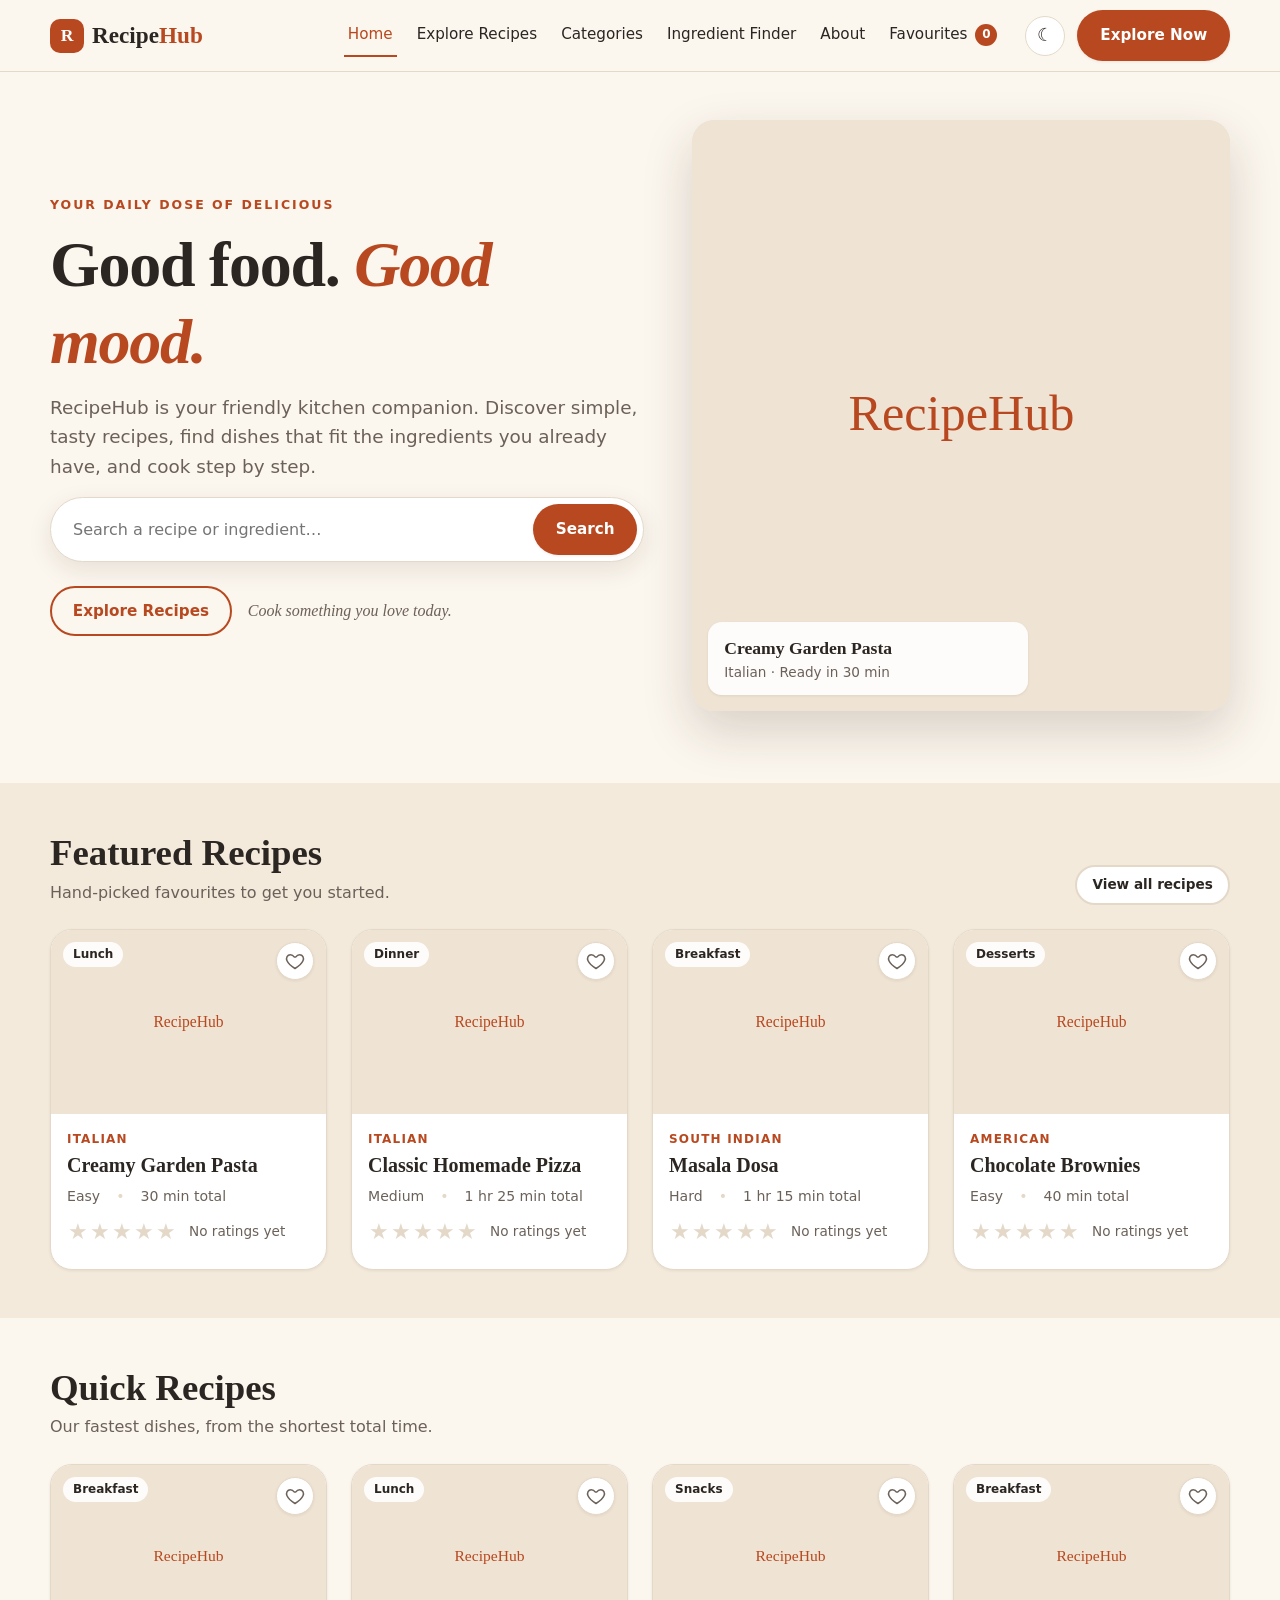
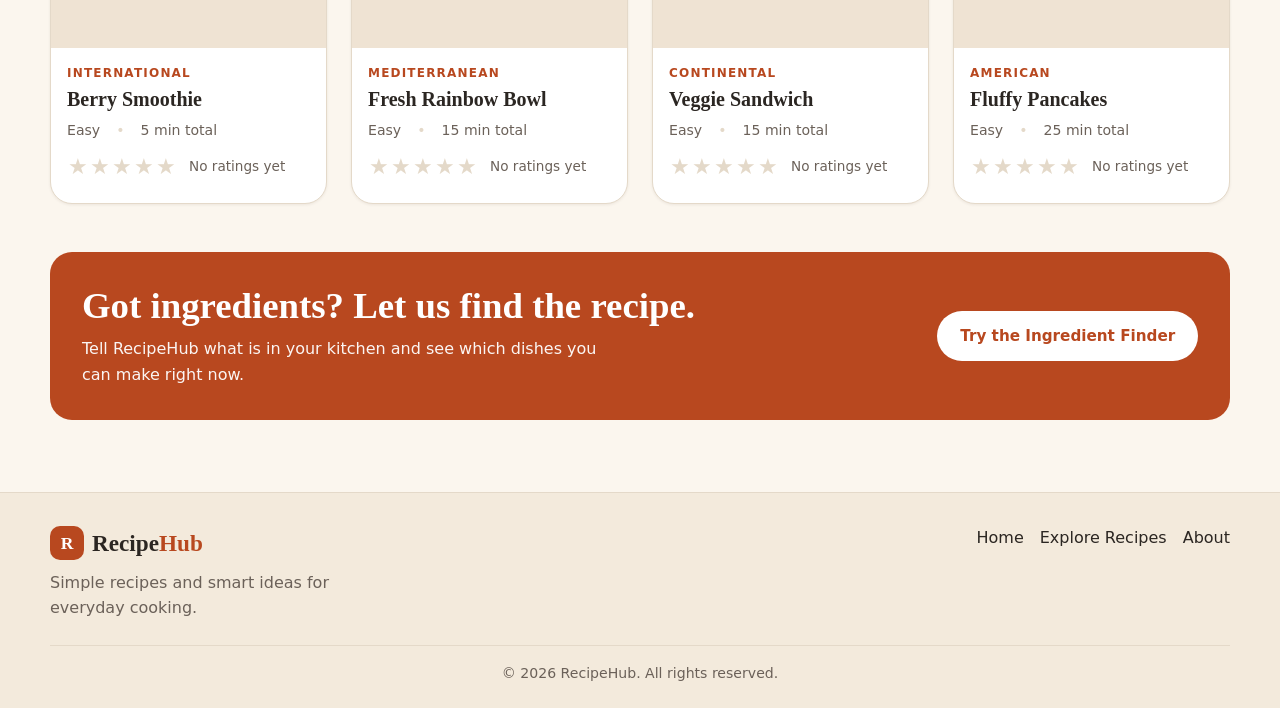
<file: index.html>
<!DOCTYPE html>
<html lang="en">
<head>
  <meta charset="UTF-8">
  <meta name="viewport" content="width=device-width, initial-scale=1.0">
  <title>RecipeHub — Smart Recipe Discovery</title>
  <meta name="description" content="RecipeHub helps you discover recipes, match them to the ingredients you have, and cook with confidence.">
  <link rel="stylesheet" href="style.css">
  <script src="script.js" defer></script>
</head>
<body class="page-home">
  <a class="skip-link" href="#main">Skip to main content</a>

  <header class="site-header">
    <div class="container nav-wrap">
      <a class="logo" href="index.html" aria-label="RecipeHub home">
        <span class="logo-mark" aria-hidden="true">R</span>
        <span>Recipe<span class="accent-text">Hub</span></span>
      </a>
      <button type="button" class="menu-toggle" id="menu-toggle" aria-expanded="false" aria-controls="primary-nav" aria-label="Toggle navigation menu">
        <span></span><span></span><span></span>
      </button>
      <nav id="primary-nav" class="primary-nav" aria-label="Primary">
        <ul class="nav-links">
          <li><a href="index.html">Home</a></li>
          <li><a href="recipe.html">Explore Recipes</a></li>
          <li><a href="recipe.html#categories">Categories</a></li>
          <li><a href="recipe.html#ingredient-finder">Ingredient Finder</a></li>
          <li><a href="about.html">About</a></li>
          <li><a href="recipe.html#favourites">Favourites <span class="fav-count" data-fav-count>0</span></a></li>
        </ul>
        <div class="nav-actions">
          <button type="button" class="icon-btn" id="theme-toggle" aria-pressed="false" aria-label="Switch to dark mode"><span class="theme-icon" aria-hidden="true">☾</span></button>
          <a href="recipe.html" class="btn btn-primary">Explore Now</a>
        </div>
      </nav>
    </div>
  </header>

  <main id="main" tabindex="-1">
    <section class="hero container" aria-labelledby="hero-title">
      <div class="hero-copy">
        <p class="eyebrow">YOUR DAILY DOSE OF DELICIOUS</p>
        <h1 id="hero-title">Good food. <span class="accent">Good mood.</span></h1>
        <p class="lead">RecipeHub is your friendly kitchen companion. Discover simple, tasty recipes, find dishes that fit the ingredients you already have, and cook step by step.</p>

        <form id="home-search-form" class="search-bar" role="search">
          <label for="home-search-input" class="visually-hidden">Search for a recipe or ingredient</label>
          <input type="search" id="home-search-input" name="q" placeholder="Search a recipe or ingredient…" autocomplete="off" maxlength="100">
          <button type="submit" class="btn btn-primary">Search</button>
        </form>

        <div class="hero-actions">
          <a href="recipe.html" class="btn btn-secondary">Explore Recipes</a>
          <p class="tagline">Cook something you love today.</p>
        </div>
      </div>

      <figure class="hero-figure">
        <img src="https://images.unsplash.com/photo-1621996346565-e3dbc646d9a9?auto=format&amp;fit=crop&amp;w=1100&amp;q=75" alt="A plate of creamy pasta with fresh vegetables" width="1100" height="1210">
        <figcaption class="image-label">
          <strong>Creamy Garden Pasta</strong>
          <span>Italian · Ready in 30 min</span>
        </figcaption>
      </figure>
    </section>

    <section class="section section-alt" id="featured" aria-labelledby="featured-title">
      <div class="container">
        <div class="section-head">
          <div>
            <h2 id="featured-title">Featured Recipes</h2>
            <p>Hand-picked favourites to get you started.</p>
          </div>
          <a href="recipe.html" class="btn btn-ghost btn-sm">View all recipes</a>
        </div>
        <div class="card-grid" id="featured-grid"></div>
        <noscript><p>Please enable JavaScript to see the recipes.</p></noscript>
      </div>
    </section>

    <section class="section" id="quick" aria-labelledby="quick-title">
      <div class="container">
        <div class="section-head">
          <div>
            <h2 id="quick-title">Quick Recipes</h2>
            <p>Our fastest dishes, from the shortest total time.</p>
          </div>
        </div>
        <div class="card-grid" id="quick-grid"></div>
      </div>
    </section>

    <section class="container" aria-labelledby="promo-title">
      <div class="promo">
        <div>
          <h2 id="promo-title">Got ingredients? Let us find the recipe.</h2>
          <p>Tell RecipeHub what is in your kitchen and see which dishes you can make right now.</p>
        </div>
        <a href="recipe.html#ingredient-finder" class="btn">Try the Ingredient Finder</a>
      </div>
    </section>
  </main>

  <footer class="site-footer">
    <div class="container">
      <div class="footer-grid">
        <div>
          <a class="logo" href="index.html" aria-label="RecipeHub home">
            <span class="logo-mark" aria-hidden="true">R</span>
            <span>Recipe<span class="accent-text">Hub</span></span>
          </a>
          <p>Simple recipes and smart ideas for everyday cooking.</p>
        </div>
        <nav aria-label="Footer">
          <ul class="footer-links">
            <li><a href="index.html">Home</a></li>
            <li><a href="recipe.html">Explore Recipes</a></li>
            <li><a href="about.html">About</a></li>
          </ul>
        </nav>
      </div>
      <p class="copyright">© 2026 RecipeHub. All rights reserved.</p>
    </div>
  </footer>
</body>
</html>
</file>
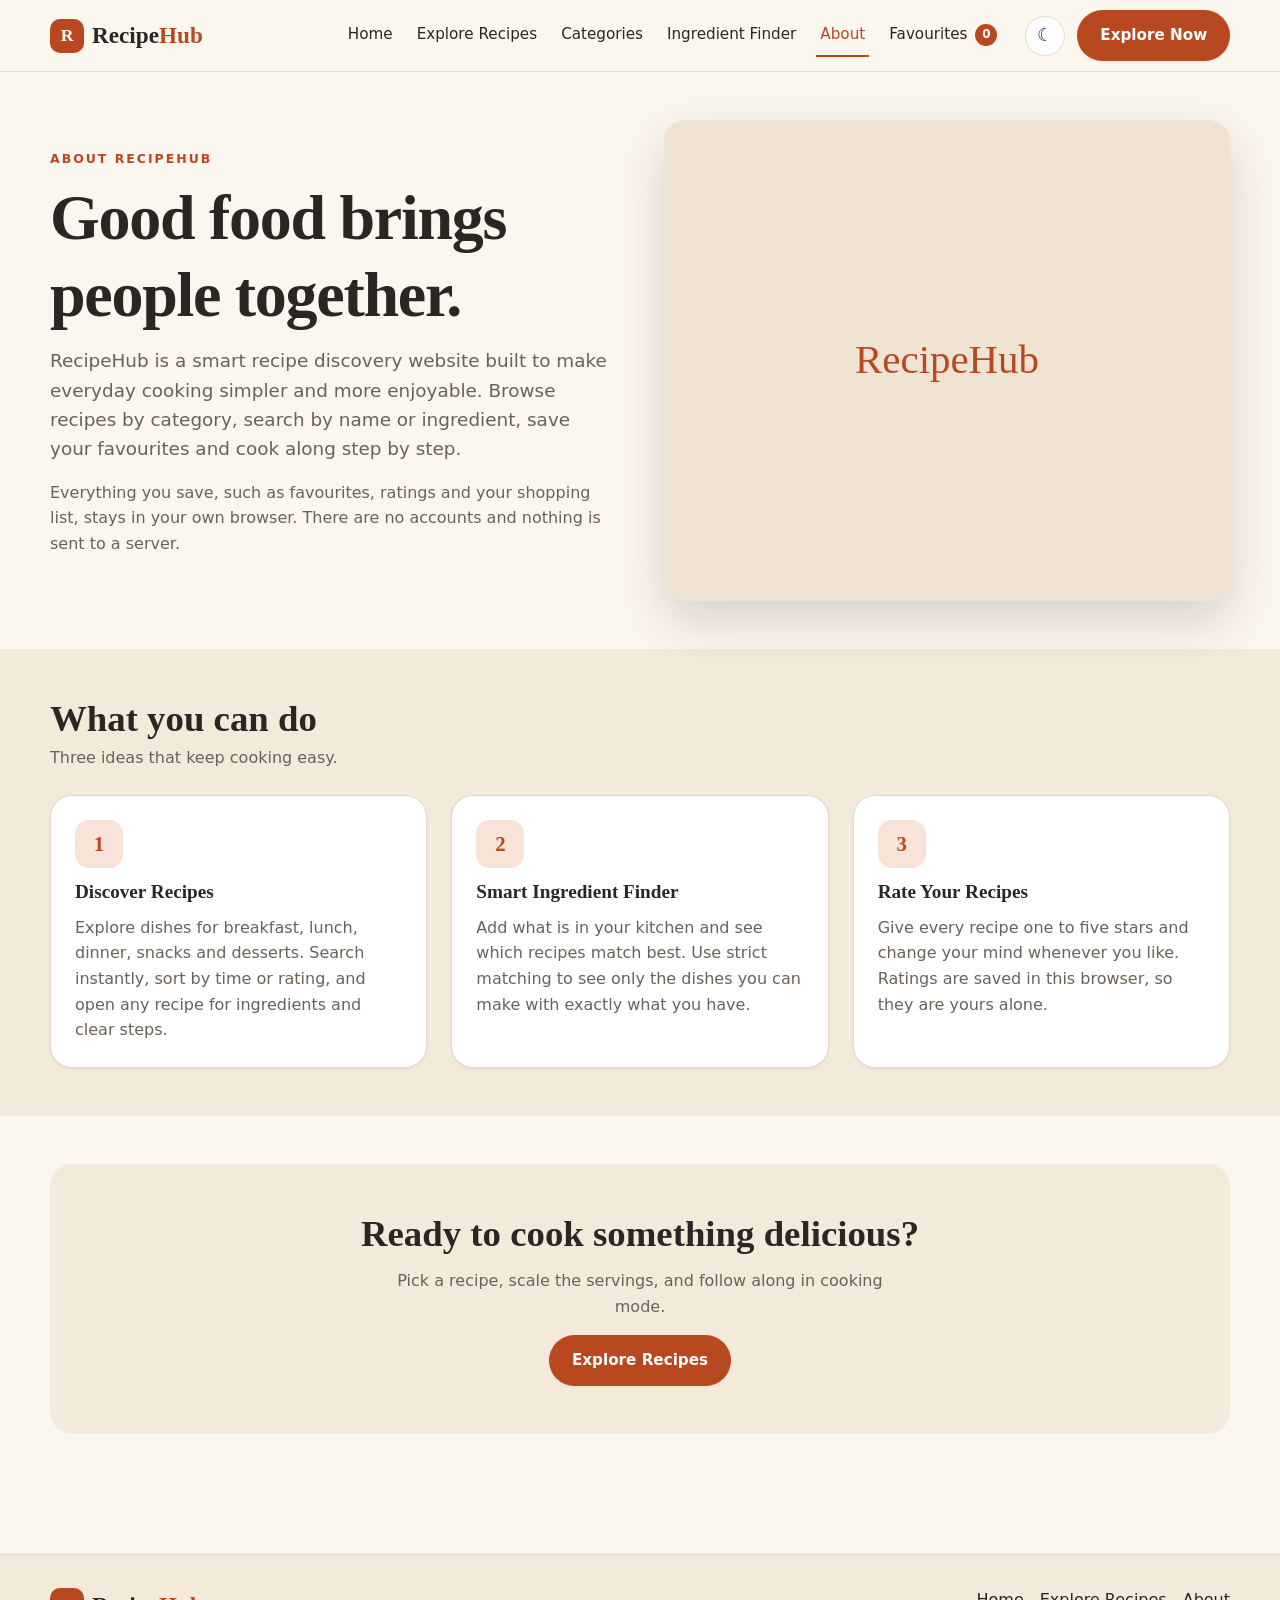
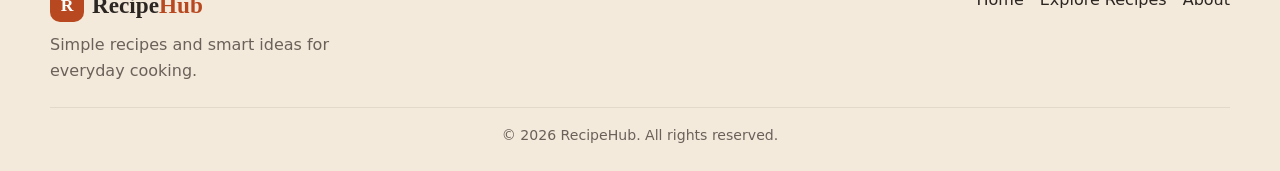
<file: about.html>
<!DOCTYPE html>
<html lang="en">
<head>
  <meta charset="UTF-8">
  <meta name="viewport" content="width=device-width, initial-scale=1.0">
  <title>About — RecipeHub</title>
  <meta name="description" content="Learn about RecipeHub, a smart recipe discovery website.">
  <link rel="stylesheet" href="style.css">
  <script src="script.js" defer></script>
</head>
<body class="page-about">
  <a class="skip-link" href="#main">Skip to main content</a>

  <header class="site-header">
    <div class="container nav-wrap">
      <a class="logo" href="index.html" aria-label="RecipeHub home">
        <span class="logo-mark" aria-hidden="true">R</span>
        <span>Recipe<span class="accent-text">Hub</span></span>
      </a>
      <button type="button" class="menu-toggle" id="menu-toggle" aria-expanded="false" aria-controls="primary-nav" aria-label="Toggle navigation menu">
        <span></span><span></span><span></span>
      </button>
      <nav id="primary-nav" class="primary-nav" aria-label="Primary">
        <ul class="nav-links">
          <li><a href="index.html">Home</a></li>
          <li><a href="recipe.html">Explore Recipes</a></li>
          <li><a href="recipe.html#categories">Categories</a></li>
          <li><a href="recipe.html#ingredient-finder">Ingredient Finder</a></li>
          <li><a href="about.html">About</a></li>
          <li><a href="recipe.html#favourites">Favourites <span class="fav-count" data-fav-count>0</span></a></li>
        </ul>
        <div class="nav-actions">
          <button type="button" class="icon-btn" id="theme-toggle" aria-pressed="false" aria-label="Switch to dark mode"><span class="theme-icon" aria-hidden="true">☾</span></button>
          <a href="recipe.html" class="btn btn-primary">Explore Now</a>
        </div>
      </nav>
    </div>
  </header>

  <main id="main" tabindex="-1">
    <section class="about-hero container" aria-labelledby="about-title">
      <div>
        <p class="eyebrow">ABOUT RECIPEHUB</p>
        <h1 id="about-title">Good food brings people together.</h1>
        <p class="lead">RecipeHub is a smart recipe discovery website built to make everyday cooking simpler and more enjoyable. Browse recipes by category, search by name or ingredient, save your favourites and cook along step by step.</p>
        <p class="muted">Everything you save, such as favourites, ratings and your shopping list, stays in your own browser. There are no accounts and nothing is sent to a server.</p>
      </div>
      <figure>
        <img src="https://images.unsplash.com/photo-1556909114-f6e7ad7d3136?auto=format&amp;fit=crop&amp;w=1100&amp;q=75" alt="A bright home kitchen with fresh ingredients on the counter" width="1100" height="930">
      </figure>
    </section>

    <section class="section section-alt" aria-labelledby="features-title">
      <div class="container">
        <div class="section-head">
          <div>
            <h2 id="features-title">What you can do</h2>
            <p>Three ideas that keep cooking easy.</p>
          </div>
        </div>
        <div class="feature-grid">
          <article class="feature">
            <div class="feature-icon" aria-hidden="true">1</div>
            <h3>Discover Recipes</h3>
            <p>Explore dishes for breakfast, lunch, dinner, snacks and desserts. Search instantly, sort by time or rating, and open any recipe for ingredients and clear steps.</p>
          </article>
          <article class="feature">
            <div class="feature-icon" aria-hidden="true">2</div>
            <h3>Smart Ingredient Finder</h3>
            <p>Add what is in your kitchen and see which recipes match best. Use strict matching to see only the dishes you can make with exactly what you have.</p>
          </article>
          <article class="feature">
            <div class="feature-icon" aria-hidden="true">3</div>
            <h3>Rate Your Recipes</h3>
            <p>Give every recipe one to five stars and change your mind whenever you like. Ratings are saved in this browser, so they are yours alone.</p>
          </article>
        </div>
      </div>
    </section>

    <section class="section container" aria-labelledby="cta-title">
      <div class="cta-band">
        <h2 id="cta-title">Ready to cook something delicious?</h2>
        <p>Pick a recipe, scale the servings, and follow along in cooking mode.</p>
        <a href="recipe.html" class="btn btn-primary">Explore Recipes</a>
      </div>
    </section>
  </main>

  <footer class="site-footer">
    <div class="container">
      <div class="footer-grid">
        <div>
          <a class="logo" href="index.html" aria-label="RecipeHub home">
            <span class="logo-mark" aria-hidden="true">R</span>
            <span>Recipe<span class="accent-text">Hub</span></span>
          </a>
          <p>Simple recipes and smart ideas for everyday cooking.</p>
        </div>
        <nav aria-label="Footer">
          <ul class="footer-links">
            <li><a href="index.html">Home</a></li>
            <li><a href="recipe.html">Explore Recipes</a></li>
            <li><a href="about.html">About</a></li>
          </ul>
        </nav>
      </div>
      <p class="copyright">© 2026 RecipeHub. All rights reserved.</p>
    </div>
  </footer>
</body>
</html>
</file>
<file: style.css>
/* =====================================================================
   RecipeHub — shared stylesheet
   1. Design tokens   2. Base   3. Layout   4. Header / nav   5. Buttons & forms
   6. Hero   7. Cards   8. Explore toolbar   9. Ingredient finder
  10. Lists, tools, timer   11. Modal   12. Cooking mode   13. About
  14. Footer   15. Toast   16. Responsive   17. Print   18. Reduced motion
   ===================================================================== */

/* ---------- 1. DESIGN TOKENS ---------- */
:root {
  --bg: #fbf6ee;
  --surface: #ffffff;
  --surface-2: #f3eadc;
  --text: #2b2622;
  --muted: #6b6159;
  --primary: #b8481f;
  --primary-hover: #9c3b16;
  --on-primary: #ffffff;
  --primary-soft: #f8e3d8;
  --border: #e4d9c9;
  --star: #e0a21b;
  --success: #2f7a4b;
  --danger: #b3261e;

  --space-1: 0.25rem;
  --space-2: 0.5rem;
  --space-3: 0.75rem;
  --space-4: 1rem;
  --space-5: 1.5rem;
  --space-6: 2rem;
  --space-7: 3rem;
  --space-8: 4.5rem;

  --radius-sm: 8px;
  --radius-md: 14px;
  --radius-lg: 22px;
  --radius-pill: 999px;

  --shadow-sm: 0 1px 3px rgba(60, 40, 20, 0.08);
  --shadow-md: 0 8px 24px rgba(60, 40, 20, 0.1);
  --shadow-lg: 0 20px 50px rgba(60, 40, 20, 0.18);

  --font-body: "Segoe UI", system-ui, -apple-system, "Helvetica Neue", Arial, sans-serif;
  --font-heading: "Iowan Old Style", "Palatino Linotype", Palatino, Georgia, serif;
  --header-height: 72px;
  color-scheme: light;
}

[data-theme="dark"] {
  --bg: #1a1613;
  --surface: #26211d;
  --surface-2: #322b25;
  --text: #f3ece4;
  --muted: #bdb1a5;
  --primary: #ee9468;
  --primary-hover: #f4a97f;
  --on-primary: #1a1613;
  --primary-soft: #44312a;
  --border: #433a32;
  --star: #f0b83a;
  --success: #6cc58b;
  --danger: #ff8a80;
  --shadow-sm: 0 1px 3px rgba(0, 0, 0, 0.4);
  --shadow-md: 0 8px 24px rgba(0, 0, 0, 0.4);
  --shadow-lg: 0 20px 50px rgba(0, 0, 0, 0.6);
  color-scheme: dark;
}

/* ---------- 2. BASE ---------- */
*, *::before, *::after { box-sizing: border-box; }

html { scroll-behavior: smooth; scroll-padding-top: calc(var(--header-height) + 16px); }

body {
  margin: 0;
  font-family: var(--font-body);
  font-size: 1rem;
  line-height: 1.6;
  color: var(--text);
  background: var(--bg);
  overflow-x: clip;
  transition: background-color 0.3s ease, color 0.3s ease;
}
body.no-scroll { overflow: hidden; }

img { max-width: 100%; height: auto; display: block; }
h1, h2, h3, h4 { font-family: var(--font-heading); line-height: 1.2; margin: 0 0 var(--space-3); }
h1 { font-size: clamp(2.4rem, 5vw, 4rem); letter-spacing: -0.02em; }
h2 { font-size: clamp(1.7rem, 3vw, 2.3rem); }
h3 { font-size: 1.2rem; }
p { margin: 0 0 var(--space-4); }
a { color: var(--primary); }
ul, ol { margin: 0; padding: 0; }

:focus-visible { outline: 3px solid var(--primary); outline-offset: 2px; border-radius: 4px; }

.visually-hidden {
  position: absolute; width: 1px; height: 1px; padding: 0; margin: -1px;
  overflow: hidden; clip: rect(0, 0, 0, 0); white-space: nowrap; border: 0;
}
.skip-link {
  position: absolute; left: var(--space-3); top: -60px; z-index: 300;
  background: var(--primary); color: var(--on-primary); padding: var(--space-2) var(--space-4);
  border-radius: var(--radius-sm); text-decoration: none; font-weight: 600;
}
.skip-link:focus { top: var(--space-3); }

[hidden] { display: none !important; }

/* ---------- 3. LAYOUT ---------- */
.container { width: min(1180px, 100% - 2rem); margin-inline: auto; }
.section { padding-block: var(--space-7); }
.section-alt { background: var(--surface-2); }
.section-head { display: flex; flex-wrap: wrap; align-items: end; justify-content: space-between; gap: var(--space-3); margin-bottom: var(--space-5); }
.section-head h2 { margin: 0; }
.section-head p { margin: var(--space-1) 0 0; color: var(--muted); }
.eyebrow {
  font-size: 0.78rem; font-weight: 700; letter-spacing: 0.16em; text-transform: uppercase;
  color: var(--primary); margin-bottom: var(--space-3);
}
.lead { font-size: 1.15rem; color: var(--muted); max-width: 52ch; }
.muted { color: var(--muted); }
.card-grid { display: grid; grid-template-columns: repeat(auto-fill, minmax(260px, 1fr)); gap: var(--space-5); }
.card-grid > * { min-width: 0; }

/* ---------- 4. HEADER / NAVIGATION ---------- */
.site-header {
  position: sticky; top: 0; z-index: 100; height: var(--header-height);
  background: color-mix(in srgb, var(--bg) 92%, transparent);
  backdrop-filter: blur(10px);
  border-bottom: 1px solid var(--border);
}
.nav-wrap { display: flex; align-items: center; justify-content: space-between; gap: var(--space-4); height: 100%; }
.logo {
  display: inline-flex; align-items: center; gap: var(--space-2);
  font-family: var(--font-heading); font-size: 1.45rem; font-weight: 700;
  color: var(--text); text-decoration: none;
}
.logo span.accent-text { color: var(--primary); }
.logo-mark {
  display: inline-grid; place-items: center; width: 34px; height: 34px;
  background: var(--primary); color: var(--on-primary); border-radius: 10px; font-size: 1.1rem;
}
.primary-nav { display: flex; align-items: center; gap: var(--space-5); }
.nav-links { display: flex; align-items: center; gap: var(--space-4); list-style: none; }
.nav-links a {
  display: inline-flex; align-items: center; gap: var(--space-2); padding: var(--space-2) var(--space-1);
  color: var(--text); text-decoration: none; font-weight: 500; font-size: 0.95rem;
  border-bottom: 2px solid transparent; transition: color 0.2s, border-color 0.2s;
}
.nav-links a:hover { color: var(--primary); }
.nav-links a[aria-current="page"] { color: var(--primary); border-bottom-color: var(--primary); }
.fav-count {
  display: inline-grid; place-items: center; min-width: 22px; height: 22px; padding: 0 6px;
  background: var(--primary); color: var(--on-primary); border-radius: var(--radius-pill);
  font-size: 0.75rem; font-weight: 700;
}
.nav-actions { display: flex; align-items: center; gap: var(--space-3); }
.menu-toggle {
  display: none; width: 44px; height: 44px; padding: 10px; border: 1px solid var(--border);
  background: var(--surface); border-radius: var(--radius-sm); cursor: pointer;
  flex-direction: column; justify-content: center; gap: 5px;
}
.menu-toggle span { display: block; height: 2px; background: var(--text); border-radius: 2px; }

/* ---------- 5. BUTTONS & FORMS ---------- */
.btn {
  display: inline-flex; align-items: center; justify-content: center; gap: var(--space-2);
  padding: 0.7rem 1.3rem; border-radius: var(--radius-pill); border: 2px solid transparent;
  font: inherit; font-weight: 600; font-size: 0.95rem; text-decoration: none; cursor: pointer;
  transition: transform 0.15s ease, background-color 0.2s, color 0.2s, border-color 0.2s, box-shadow 0.2s;
}
.btn:hover { transform: translateY(-1px); }
.btn:disabled { opacity: 0.5; cursor: not-allowed; transform: none; }
.btn-primary { background: var(--primary); color: var(--on-primary); box-shadow: var(--shadow-sm); }
.btn-primary:hover:not(:disabled) { background: var(--primary-hover); box-shadow: var(--shadow-md); }
.btn-secondary { background: transparent; color: var(--primary); border-color: var(--primary); }
.btn-secondary:hover:not(:disabled) { background: var(--primary-soft); }
.btn-ghost { background: var(--surface); color: var(--text); border-color: var(--border); }
.btn-ghost:hover:not(:disabled) { border-color: var(--primary); color: var(--primary); }
.btn-sm { padding: 0.45rem 0.95rem; font-size: 0.85rem; }

.icon-btn {
  display: inline-grid; place-items: center; width: 40px; height: 40px;
  border: 1px solid var(--border); background: var(--surface); color: var(--text);
  border-radius: 50%; font-size: 1.1rem; cursor: pointer; transition: border-color 0.2s, color 0.2s;
}
.icon-btn:hover { border-color: var(--primary); color: var(--primary); }
.icon-btn.small { width: 30px; height: 30px; font-size: 1rem; flex-shrink: 0; }

input[type="text"], input[type="search"], input[type="number"], select {
  font: inherit; color: var(--text); background: var(--surface);
  border: 1px solid var(--border); border-radius: var(--radius-pill);
  padding: 0.7rem 1.1rem; min-width: 0; transition: border-color 0.2s, box-shadow 0.2s;
}
input:focus, select:focus { outline: none; border-color: var(--primary); box-shadow: 0 0 0 3px var(--primary-soft); }
select { border-radius: var(--radius-sm); cursor: pointer; }
label { font-weight: 500; }
.field { display: flex; flex-direction: column; gap: var(--space-1); }
.field label { font-size: 0.85rem; color: var(--muted); }

.search-bar {
  display: flex; align-items: center; gap: var(--space-2); padding: 6px; max-width: 560px;
  background: var(--surface); border: 1px solid var(--border); border-radius: var(--radius-pill);
  box-shadow: var(--shadow-md);
}
.search-bar input { flex: 1; border: 0; background: transparent; box-shadow: none; padding-inline: 1rem; }
.search-bar input:focus { box-shadow: none; }
.search-bar:focus-within { border-color: var(--primary); box-shadow: 0 0 0 3px var(--primary-soft), var(--shadow-md); }

/* ---------- 6. HERO ---------- */
.hero {
  display: grid; grid-template-columns: 1.05fr 0.95fr; align-items: center; gap: var(--space-7);
  padding-block: var(--space-7) var(--space-8);
}
.hero-copy > * { max-width: 100%; }
.accent { color: var(--primary); font-style: italic; }
.hero-actions { display: flex; flex-wrap: wrap; align-items: center; gap: var(--space-4); margin-top: var(--space-5); }
.tagline { margin: 0; color: var(--muted); font-style: italic; font-family: var(--font-heading); }
.hero-figure { position: relative; margin: 0; border-radius: var(--radius-lg); overflow: hidden; box-shadow: var(--shadow-lg); aspect-ratio: 4 / 4.4; background: var(--surface-2); }
.hero-figure img { width: 100%; height: 100%; object-fit: cover; }
.image-label {
  position: absolute; left: var(--space-4); bottom: var(--space-4); right: var(--space-4);
  display: flex; flex-direction: column; padding: var(--space-3) var(--space-4);
  background: color-mix(in srgb, var(--surface) 88%, transparent); backdrop-filter: blur(8px);
  border-radius: var(--radius-md); box-shadow: var(--shadow-sm); max-width: 320px;
}
.image-label strong { font-family: var(--font-heading); font-size: 1.1rem; }
.image-label span { font-size: 0.85rem; color: var(--muted); }

.promo {
  display: flex; flex-wrap: wrap; align-items: center; justify-content: space-between; gap: var(--space-5);
  padding: var(--space-6); background: var(--primary); color: var(--on-primary); border-radius: var(--radius-lg);
}
.promo h2 { margin-bottom: var(--space-2); }
.promo p { margin: 0; max-width: 52ch; opacity: 0.95; }
.promo .btn { background: var(--on-primary); color: var(--primary); }

.page-head { padding-block: var(--space-6) var(--space-4); }
.page-head p { color: var(--muted); max-width: 60ch; margin: 0; }

/* ---------- 7. CARDS ---------- */
.recipe-card {
  display: flex; flex-direction: column; background: var(--surface); border: 1px solid var(--border);
  border-radius: var(--radius-lg); overflow: hidden; box-shadow: var(--shadow-sm); cursor: pointer;
  transition: transform 0.25s ease, box-shadow 0.25s ease;
}
.recipe-card:hover { transform: translateY(-4px); box-shadow: var(--shadow-md); }
.card-media { position: relative; aspect-ratio: 3 / 2; background: var(--surface-2); overflow: hidden; }
.card-media img { width: 100%; height: 100%; object-fit: cover; transition: transform 0.5s ease; }
.recipe-card:hover .card-media img { transform: scale(1.04); }
.card-badge {
  position: absolute; left: var(--space-3); top: var(--space-3); padding: 3px 10px;
  background: color-mix(in srgb, var(--surface) 90%, transparent); border-radius: var(--radius-pill);
  font-size: 0.75rem; font-weight: 600;
}
.fav-btn {
  display: inline-grid; place-items: center; width: 38px; height: 38px; padding: 0;
  background: var(--surface); color: var(--muted); border: 1px solid var(--border);
  border-radius: 50%; cursor: pointer; box-shadow: var(--shadow-sm);
  transition: transform 0.15s ease, color 0.2s, border-color 0.2s;
}
.card-media .fav-btn { position: absolute; right: var(--space-3); top: var(--space-3); }
.fav-btn:hover { transform: scale(1.08); color: var(--primary); border-color: var(--primary); }
.fav-btn svg { fill: transparent; transition: fill 0.2s; }
.fav-btn.active { color: var(--primary); border-color: var(--primary); }
.fav-btn.active svg { fill: currentColor; }
.fav-btn-text { width: auto; height: auto; border-radius: var(--radius-pill); padding: 0.55rem 1rem; gap: var(--space-2); display: inline-flex; font: inherit; font-weight: 600; font-size: 0.9rem; color: var(--text); }

.card-body { display: flex; flex-direction: column; flex: 1; padding: var(--space-4) var(--space-4) var(--space-5); }
.card-cuisine { margin: 0 0 var(--space-1); font-size: 0.75rem; text-transform: uppercase; letter-spacing: 0.1em; color: var(--primary); font-weight: 700; }
.card-title { margin: 0 0 var(--space-2); font-size: 1.25rem; }
.card-open {
  all: unset; cursor: pointer; color: var(--text); border-radius: 4px; transition: color 0.2s;
}
.card-open:hover { color: var(--primary); }
.card-open:focus-visible { outline: 3px solid var(--primary); outline-offset: 2px; }
.card-meta { display: flex; flex-wrap: wrap; gap: var(--space-2) var(--space-4); list-style: none; color: var(--muted); font-size: 0.88rem; margin-bottom: var(--space-3); }
.card-meta li + li::before { content: "•"; margin-right: var(--space-4); color: var(--border); }

.rating { display: flex; flex-wrap: wrap; align-items: center; gap: var(--space-1) var(--space-3); margin-top: auto; }
.stars { display: inline-flex; }
.star {
  background: none; border: 0; padding: 2px 1px; font-size: 1.35rem; line-height: 1;
  color: var(--border); cursor: pointer; transition: transform 0.15s ease, color 0.15s;
}
.star:hover { transform: scale(1.2); color: var(--star); }
.star.filled { color: var(--star); }
.stars:not(.user-rated) .star.filled { opacity: 0.75; }
.rating-text { font-size: 0.85rem; color: var(--muted); }

.match-info { margin-top: var(--space-3); padding-top: var(--space-3); border-top: 1px dashed var(--border); }
.match-progress { width: 100%; height: 8px; appearance: none; border: 0; border-radius: var(--radius-pill); overflow: hidden; background: var(--surface-2); }
.match-progress::-webkit-progress-bar { background: var(--surface-2); }
.match-progress::-webkit-progress-value { background: var(--primary); border-radius: var(--radius-pill); }
.match-progress::-moz-progress-bar { background: var(--primary); }
.match-text { margin: var(--space-2) 0 var(--space-1); font-size: 0.9rem; }
.match-ok { margin: 0; color: var(--success); font-weight: 600; font-size: 0.9rem; }
.match-missing { margin: 0; color: var(--muted); font-size: 0.88rem; }

.tag { display: inline-block; padding: 3px 10px; background: var(--primary-soft); color: var(--text); border-radius: var(--radius-pill); font-size: 0.78rem; font-weight: 600; }

/* ---------- 8. EXPLORE TOOLBAR ---------- */
.toolbar { display: grid; gap: var(--space-4); margin-bottom: var(--space-5); }
.toolbar-search { display: flex; flex-wrap: wrap; gap: var(--space-3); align-items: center; }
.toolbar-search .search-bar { flex: 1 1 340px; max-width: none; box-shadow: var(--shadow-sm); }
.clear-search { background: none; border: 0; color: var(--muted); cursor: pointer; font: inherit; font-size: 0.88rem; padding: var(--space-2) var(--space-3); border-radius: var(--radius-pill); }
.clear-search:hover { color: var(--primary); background: var(--primary-soft); }
.toolbar-selects { display: flex; flex-wrap: wrap; gap: var(--space-3); }
.pill-row { display: flex; flex-wrap: wrap; gap: var(--space-2); }
.pill {
  padding: 0.5rem 1.1rem; border-radius: var(--radius-pill); border: 1px solid var(--border);
  background: var(--surface); color: var(--text); font: inherit; font-weight: 500; font-size: 0.92rem; cursor: pointer;
  transition: background-color 0.2s, color 0.2s, border-color 0.2s, transform 0.15s;
}
.pill:hover { border-color: var(--primary); color: var(--primary); }
.pill.active { background: var(--primary); border-color: var(--primary); color: var(--on-primary); }
.results-count { color: var(--muted); font-size: 0.92rem; margin-bottom: var(--space-4); }

.empty-state {
  text-align: center; padding: var(--space-7) var(--space-5); background: var(--surface);
  border: 2px dashed var(--border); border-radius: var(--radius-lg);
}
.empty-state h3 { margin-bottom: var(--space-2); }
.empty-state p { color: var(--muted); max-width: 46ch; margin-inline: auto; }
.empty-state .btn { margin-top: var(--space-2); }
.empty-icon { font-size: 2.2rem; margin-bottom: var(--space-2); line-height: 1; }

/* ---------- 9. INGREDIENT FINDER ---------- */
.finder-panel { background: var(--surface); border: 1px solid var(--border); border-radius: var(--radius-lg); padding: var(--space-6); box-shadow: var(--shadow-sm); }
.finder-form { display: flex; flex-wrap: wrap; gap: var(--space-3); margin-bottom: var(--space-4); }
.finder-form input { flex: 1 1 240px; }
.finder-label { font-size: 0.85rem; font-weight: 600; color: var(--muted); margin: var(--space-4) 0 var(--space-2); text-transform: uppercase; letter-spacing: 0.08em; }
.quick-chip {
  padding: 0.4rem 0.95rem; border-radius: var(--radius-pill); border: 1px dashed var(--border);
  background: var(--bg); color: var(--text); font: inherit; font-size: 0.88rem; cursor: pointer;
  transition: all 0.2s;
}
.quick-chip:hover { border-color: var(--primary); color: var(--primary); }
.quick-chip.selected { background: var(--primary-soft); border: 1px solid var(--primary); color: var(--text); font-weight: 600; }
.chip-list { display: flex; flex-wrap: wrap; gap: var(--space-2); list-style: none; min-height: 44px; align-items: center; }
.chip { display: inline-flex; align-items: center; gap: var(--space-2); padding: 0.3rem 0.4rem 0.3rem 0.9rem; background: var(--primary); color: var(--on-primary); border-radius: var(--radius-pill); font-size: 0.9rem; font-weight: 600; }
.chip-remove { width: 24px; height: 24px; border: 0; border-radius: 50%; background: rgba(255, 255, 255, 0.25); color: inherit; cursor: pointer; font-size: 1rem; line-height: 1; }
[data-theme="dark"] .chip-remove { background: rgba(0, 0, 0, 0.2); }
.chip-remove:hover { background: rgba(255, 255, 255, 0.45); }
.chips-empty { color: var(--muted); font-size: 0.92rem; }
.finder-actions { display: flex; flex-wrap: wrap; align-items: center; gap: var(--space-3); margin-top: var(--space-5); }
.checkbox-label { display: inline-flex; align-items: center; gap: var(--space-2); cursor: pointer; }
.checkbox-label input { width: 18px; height: 18px; accent-color: var(--primary); }
.finder-message { min-height: 1.5em; margin: var(--space-3) 0 0; color: var(--muted); font-size: 0.92rem; }
.finder-note { font-size: 0.85rem; color: var(--muted); margin: var(--space-3) 0 0; }
.finder-results { margin-top: var(--space-6); }
.finder-results h3 { font-size: 1.5rem; }

/* ---------- 10. LISTS, TOOLS, TIMER ---------- */
.tools-grid { display: grid; grid-template-columns: 1.2fr 0.8fr; gap: var(--space-5); align-items: start; }
.tools-grid > * { min-width: 0; }
.panel { background: var(--surface); border: 1px solid var(--border); border-radius: var(--radius-lg); padding: var(--space-5); box-shadow: var(--shadow-sm); }
.panel h3 { margin-bottom: var(--space-1); }
.panel-head { display: flex; flex-wrap: wrap; justify-content: space-between; align-items: center; gap: var(--space-3); margin-bottom: var(--space-3); }
.panel-actions { display: flex; flex-wrap: wrap; gap: var(--space-2); }
.shopping-list { list-style: none; display: grid; gap: var(--space-2); margin: var(--space-3) 0; }
.shopping-item { display: flex; align-items: center; justify-content: space-between; gap: var(--space-3); padding: var(--space-2) var(--space-3); background: var(--bg); border: 1px solid var(--border); border-radius: var(--radius-sm); }
.shopping-item label { display: flex; align-items: center; gap: var(--space-3); flex: 1; cursor: pointer; min-width: 0; }
.shopping-item input { width: 18px; height: 18px; accent-color: var(--primary); flex-shrink: 0; }
.shopping-amount { font-weight: 700; }
.shopping-item.checked .shopping-text { text-decoration: line-through; color: var(--muted); }
.shopping-summary { color: var(--muted); font-size: 0.88rem; margin: 0; }

.timer-form { display: grid; gap: var(--space-4); }
.timer-inputs { display: grid; grid-template-columns: 1fr 1fr; gap: var(--space-3); }
.timer-inputs input { width: 100%; border-radius: var(--radius-sm); text-align: center; font-size: 1.1rem; }
.timer-display {
  margin: 0; text-align: center; font-family: var(--font-heading); font-size: 3.4rem; font-weight: 700;
  font-variant-numeric: tabular-nums; color: var(--primary); letter-spacing: 0.04em;
}
.timer-buttons { display: flex; flex-wrap: wrap; gap: var(--space-2); justify-content: center; }
.timer-message { margin: 0; text-align: center; min-height: 1.5em; color: var(--muted); font-size: 0.92rem; }

/* ---------- 11. MODAL ---------- */
.modal-backdrop {
  position: fixed; inset: 0; z-index: 200; display: flex; align-items: center; justify-content: center;
  padding: var(--space-4); background: rgba(25, 18, 12, 0.6); backdrop-filter: blur(3px);
  animation: fade-in 0.2s ease;
}
.modal {
  position: relative; display: flex; flex-direction: column; width: min(860px, 100%); max-height: 92vh;
  background: var(--surface); color: var(--text); border-radius: var(--radius-lg);
  box-shadow: var(--shadow-lg); overflow: hidden; animation: pop-in 0.25s ease;
}
.modal:focus { outline: none; }
.modal-scroll { overflow-y: auto; overscroll-behavior: contain; }
.modal-close {
  position: absolute; right: var(--space-3); top: var(--space-3); z-index: 2; width: 42px; height: 42px;
  border-radius: 50%; border: 0; background: color-mix(in srgb, var(--surface) 92%, transparent);
  color: var(--text); font-size: 1.5rem; line-height: 1; cursor: pointer; box-shadow: var(--shadow-sm);
}
.modal-close:hover { color: var(--primary); }
.modal-image { width: 100%; height: clamp(200px, 36vw, 340px); object-fit: cover; background: var(--surface-2); }
.modal-content { padding: var(--space-5) var(--space-6) var(--space-6); }
.modal-content h2 { margin-bottom: var(--space-2); }
.meta-list { display: grid; grid-template-columns: repeat(auto-fit, minmax(120px, 1fr)); gap: var(--space-3); list-style: none; margin: var(--space-4) 0; }
.meta-list li { display: flex; flex-direction: column; padding: var(--space-3); background: var(--surface-2); border-radius: var(--radius-md); }
.meta-list span { font-size: 0.78rem; color: var(--muted); text-transform: uppercase; letter-spacing: 0.08em; }
.tag-list { display: flex; flex-wrap: wrap; gap: var(--space-2); list-style: none; margin-bottom: var(--space-4); }
.modal-actions { display: flex; flex-wrap: wrap; align-items: center; gap: var(--space-3); margin-bottom: var(--space-5); }
.modal-columns { display: grid; grid-template-columns: 0.9fr 1.1fr; gap: var(--space-6); }
.modal-columns > * { min-width: 0; }
.servings { display: flex; align-items: center; gap: var(--space-3); margin-bottom: var(--space-4); flex-wrap: wrap; }
.servings-control { display: inline-flex; align-items: center; gap: var(--space-2); }
.servings-value { min-width: 2ch; text-align: center; font-weight: 700; font-size: 1.15rem; }
.ingredient-list { list-style: none; display: grid; gap: var(--space-2); }
.ingredient-list li { padding: var(--space-2) 0; border-bottom: 1px solid var(--border); }
.ing-amount { font-weight: 700; color: var(--primary); }
.steps-list { padding-left: var(--space-5); display: grid; gap: var(--space-3); }
.steps-list li::marker { color: var(--primary); font-weight: 700; }

/* ---------- 12. COOKING MODE ---------- */
.cooking-overlay {
  position: fixed; inset: 0; z-index: 250; display: grid; place-items: center; padding: var(--space-4);
  background: var(--bg); animation: fade-in 0.2s ease; overflow-y: auto;
}
.cooking-overlay:focus { outline: none; }
.cooking-card { width: min(780px, 100%); display: grid; gap: var(--space-5); }
.cooking-top { display: flex; align-items: start; justify-content: space-between; gap: var(--space-4); }
.cooking-top h2 { margin: 0; }
.cooking-progress { width: 100%; height: 10px; appearance: none; border: 0; border-radius: var(--radius-pill); overflow: hidden; background: var(--surface-2); }
.cooking-progress::-webkit-progress-bar { background: var(--surface-2); }
.cooking-progress::-webkit-progress-value { background: var(--primary); }
.cooking-progress::-moz-progress-bar { background: var(--primary); }
.cooking-step-label { margin: 0 0 var(--space-3); font-weight: 700; color: var(--primary); text-transform: uppercase; letter-spacing: 0.12em; font-size: 0.85rem; }
.cooking-instruction { font-family: var(--font-heading); font-size: clamp(1.5rem, 3.6vw, 2.3rem); line-height: 1.35; margin: 0; }
.cooking-complete { text-align: center; padding: var(--space-6) 0; }
.cooking-complete h3 { font-size: 2rem; }
.cooking-nav { display: flex; flex-wrap: wrap; gap: var(--space-3); justify-content: space-between; }
.cooking-timer-chip { margin: 0; padding: var(--space-2) var(--space-4); background: var(--primary-soft); border-radius: var(--radius-pill); width: fit-content; font-weight: 600; }

/* ---------- 13. ABOUT ---------- */
.about-hero { display: grid; grid-template-columns: 1fr 1fr; gap: var(--space-7); align-items: center; padding-block: var(--space-7); }
.about-hero figure { margin: 0; border-radius: var(--radius-lg); overflow: hidden; box-shadow: var(--shadow-lg); aspect-ratio: 4 / 3.4; background: var(--surface-2); }
.about-hero img { width: 100%; height: 100%; object-fit: cover; }
.feature-grid { display: grid; grid-template-columns: repeat(auto-fit, minmax(250px, 1fr)); gap: var(--space-5); }
.feature { padding: var(--space-5); background: var(--surface); border: 1px solid var(--border); border-radius: var(--radius-lg); box-shadow: var(--shadow-sm); transition: transform 0.25s, box-shadow 0.25s; }
.feature:hover { transform: translateY(-3px); box-shadow: var(--shadow-md); }
.feature-icon { display: grid; place-items: center; width: 48px; height: 48px; margin-bottom: var(--space-3); background: var(--primary-soft); color: var(--primary); border-radius: var(--radius-md); font-family: var(--font-heading); font-weight: 700; font-size: 1.3rem; }
.feature p { color: var(--muted); margin: 0; }
.cta-band { text-align: center; padding: var(--space-7) var(--space-5); background: var(--surface-2); border-radius: var(--radius-lg); }
.cta-band p { color: var(--muted); max-width: 50ch; margin-inline: auto; }

/* ---------- 14. FOOTER ---------- */
.site-footer { margin-top: var(--space-8); padding-block: var(--space-6) var(--space-5); background: var(--surface-2); border-top: 1px solid var(--border); }
.footer-grid { display: flex; flex-wrap: wrap; justify-content: space-between; gap: var(--space-5); }
.footer-grid p { color: var(--muted); margin: var(--space-2) 0 0; max-width: 34ch; }
.footer-links { display: flex; flex-wrap: wrap; gap: var(--space-4); list-style: none; align-items: start; }
.footer-links a { color: var(--text); text-decoration: none; font-weight: 500; }
.footer-links a:hover { color: var(--primary); text-decoration: underline; }
.copyright { margin: var(--space-5) 0 0; padding-top: var(--space-4); border-top: 1px solid var(--border); color: var(--muted); font-size: 0.88rem; text-align: center; }

/* ---------- 15. TOAST ---------- */
.toast {
  position: fixed; left: 50%; bottom: var(--space-5); z-index: 400; max-width: min(92vw, 420px);
  transform: translate(-50%, 20px); opacity: 0; pointer-events: none;
  padding: var(--space-3) var(--space-5); background: var(--text); color: var(--bg);
  border-radius: var(--radius-pill); box-shadow: var(--shadow-lg); font-size: 0.92rem; text-align: center;
  transition: opacity 0.25s, transform 0.25s;
}
.toast.visible { opacity: 1; transform: translate(-50%, 0); }

@keyframes fade-in { from { opacity: 0; } to { opacity: 1; } }
@keyframes pop-in { from { opacity: 0; transform: translateY(14px) scale(0.98); } to { opacity: 1; transform: none; } }

/* ---------- 16. RESPONSIVE ---------- */
@media (max-width: 1000px) {
  .hero, .about-hero { grid-template-columns: 1fr; gap: var(--space-6); }
  .hero-figure { aspect-ratio: 16 / 11; }
  .tools-grid { grid-template-columns: 1fr; }
}

@media (max-width: 900px) {
  .menu-toggle { display: flex; }
  .primary-nav {
    position: absolute; top: var(--header-height); left: 0; right: 0; flex-direction: column; align-items: stretch;
    gap: var(--space-4); padding: var(--space-4) 1rem var(--space-5); background: var(--bg);
    border-bottom: 1px solid var(--border); box-shadow: var(--shadow-md); display: none;
  }
  .primary-nav.open { display: flex; }
  .nav-links { flex-direction: column; align-items: stretch; gap: 0; }
  .nav-links a { padding: var(--space-3) 0; border-bottom: 1px solid var(--border); }
  .nav-actions { justify-content: space-between; }
}

@media (max-width: 700px) {
  .modal-columns { grid-template-columns: 1fr; gap: var(--space-5); }
  .modal-content { padding: var(--space-4) var(--space-4) var(--space-5); }
  .finder-panel { padding: var(--space-4); }
  .section { padding-block: var(--space-6); }
  .timer-display { font-size: 2.8rem; }
  .modal-backdrop { padding: 0; align-items: flex-end; }
  .modal { max-height: 94vh; border-bottom-left-radius: 0; border-bottom-right-radius: 0; }
}

@media (max-width: 480px) {
  .card-grid { grid-template-columns: 1fr; }
  .search-bar { flex-wrap: nowrap; }
  .hero-actions .btn { width: 100%; }
}

/* ---------- 17. PRINT ---------- */
@media print {
  body { background: #fff; color: #000; overflow: visible; }
  body.no-scroll { overflow: visible; }
  .site-header, .site-footer, main, .skip-link, .cooking-overlay, .toast, .no-print, .modal-close { display: none !important; }
  .modal-backdrop { position: static; display: block; padding: 0; background: none; backdrop-filter: none; animation: none; }
  .modal { max-height: none; width: 100%; box-shadow: none; border-radius: 0; background: #fff; color: #000; overflow: visible; animation: none; }
  .modal-scroll { overflow: visible; }
  .modal-image { height: 220px; }
  .modal-columns { grid-template-columns: 1fr 1.4fr; }
  .meta-list li { background: #f2f2f2; }
  .ing-amount { color: #000; }
  .tag { background: #eee; color: #000; }
  .ingredient-list li, .steps-list li { break-inside: avoid; }
  a { color: #000; }
}

/* ---------- 18. REDUCED MOTION ---------- */
@media (prefers-reduced-motion: reduce) {
  html { scroll-behavior: auto; }
  *, *::before, *::after { animation-duration: 0.01ms !important; animation-iteration-count: 1 !important; transition-duration: 0.01ms !important; }
  .recipe-card:hover, .recipe-card:hover .card-media img, .btn:hover, .feature:hover { transform: none; }
}
</file>
